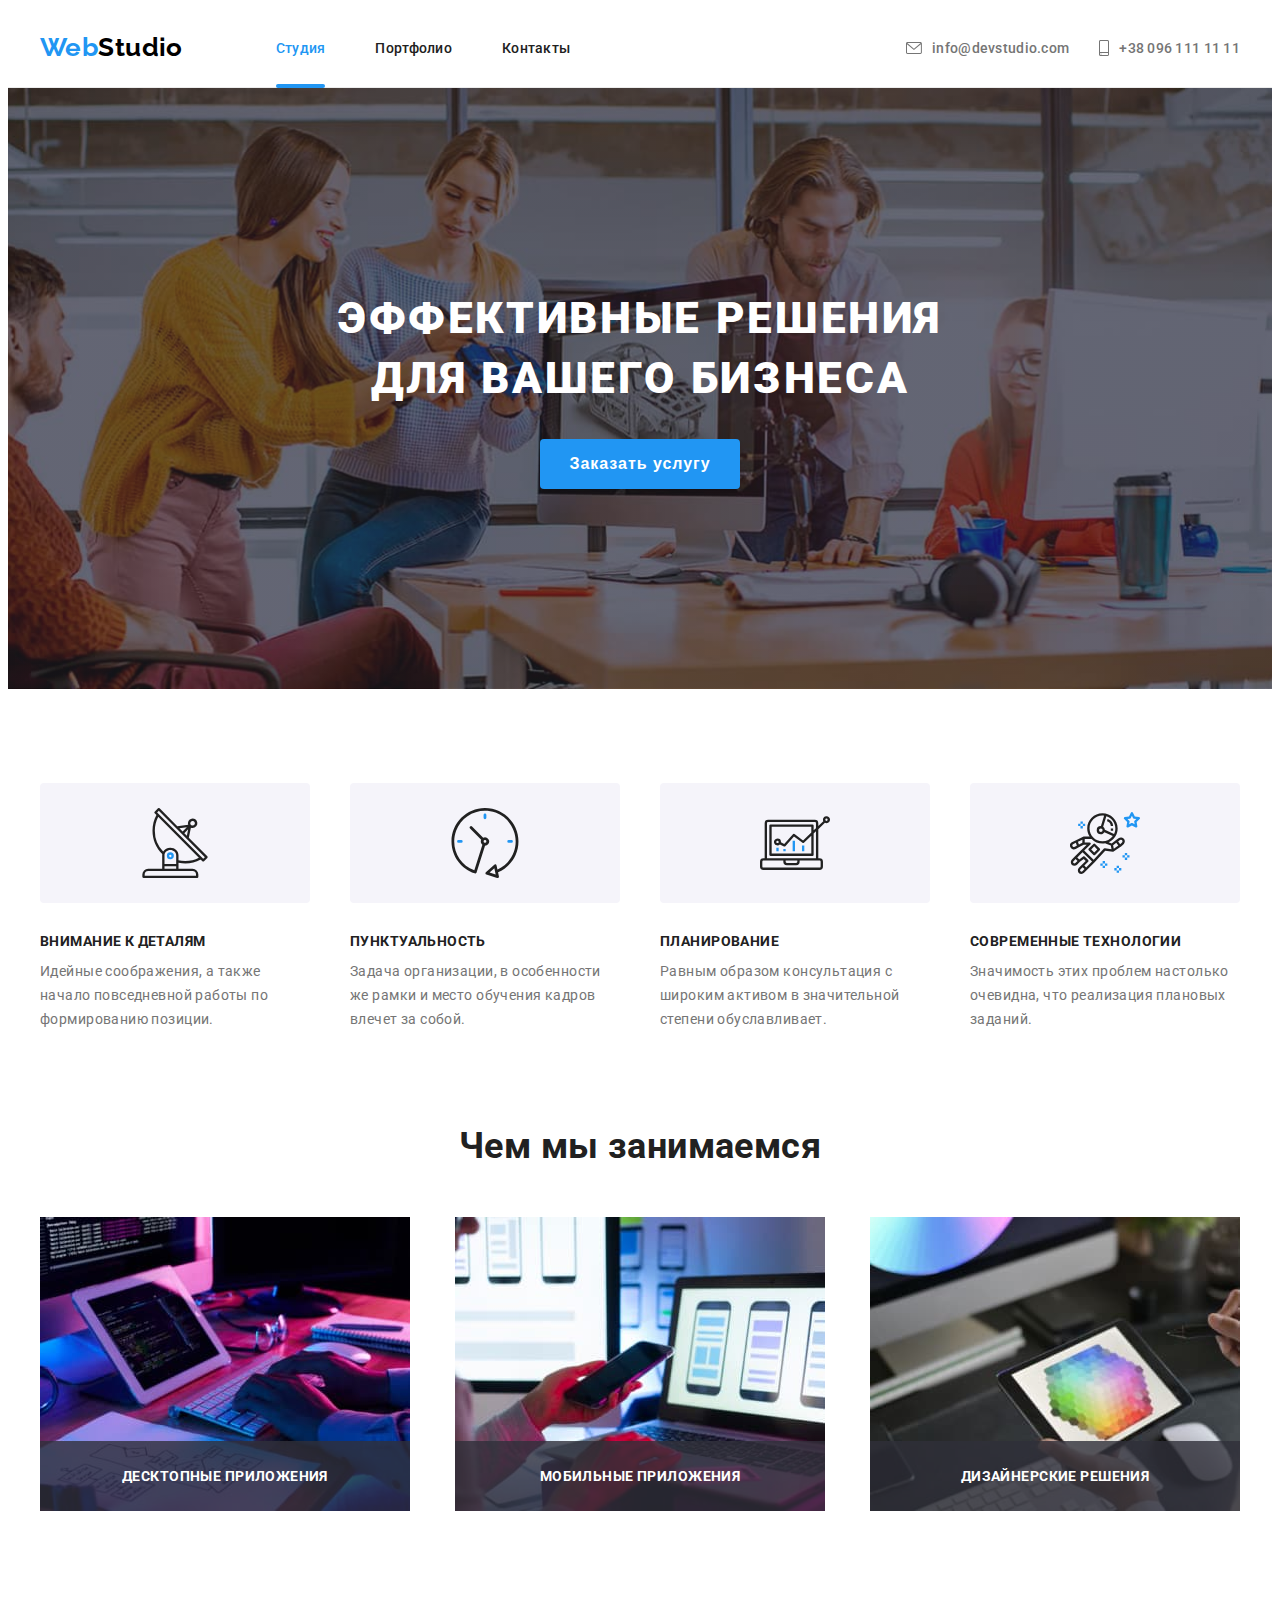
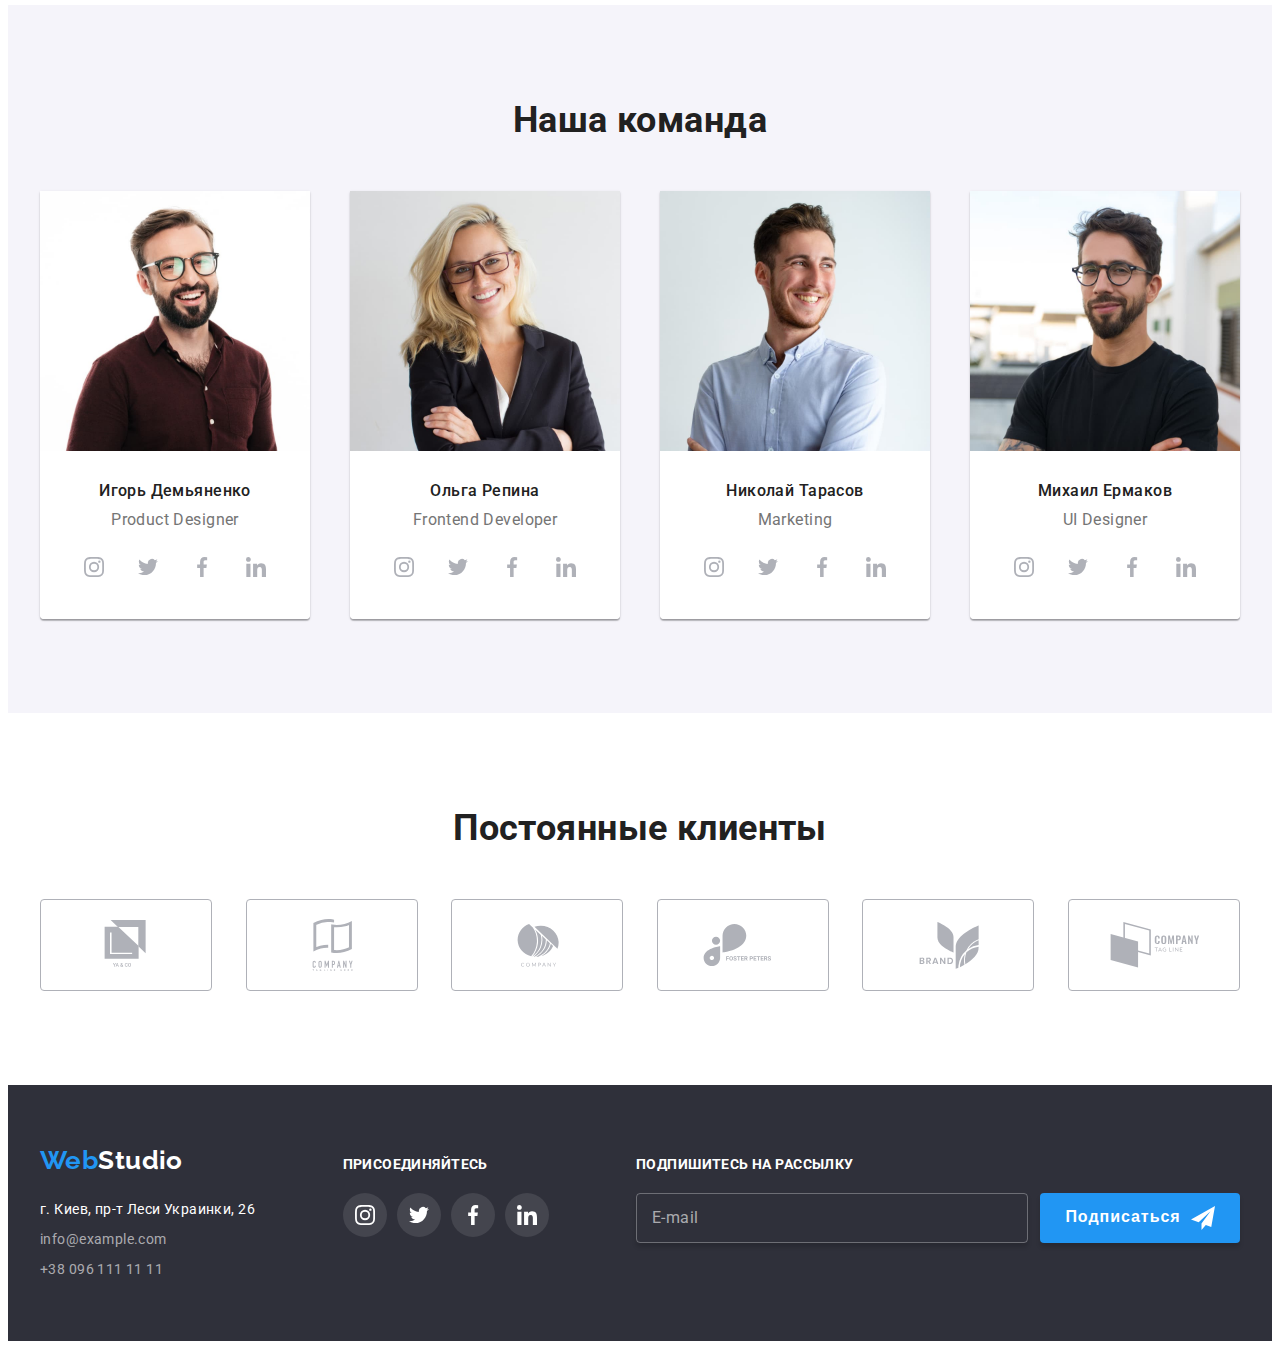
<file: index.html>
<!DOCTYPE html>
<html lang="ru">
  <head>
    <meta charset="UTF-8" />
    <meta name="viewport" content="width=device-width, initial-scale=1.0" />
    <title>Студия</title>

    <link rel="preconnect" href="https://fonts.gstatic.com" />
    <link
      href="https://fonts.googleapis.com/css2?family=Raleway:wght@700&family=Roboto:wght@400;500;700;900&display=swap"
      rel="stylesheet"
    />

    <link
      rel="stylesheet"
      href="https://cdnjs.cloudflare.com/ajax/libs/modern-normalize/1.0.0/modern-normalize.min.css"
      integrity="sha512-ISS7cAi1PEhQ8jnbJpJZMd29NlhNj4AWYyLOSp2CE/CsHxTCu+r+t0D2yoJudVrd0/8fTVPUVDzY5Tvli75u/g=="
      crossorigin="anonymous"
    />

    <link rel="stylesheet" href="./css/main.min.css" />
  </head>
  <body>
    <!-- header -->
    <header class="page-header">
      <div class="container page-header__container">
        <a class="logo page-header__logo" href="./index.html">
          Web<span class="page-header__subtext">Studio</span>
        </a>
        <nav class="page-header__nav">
          <ul class="site-nav">
            <li class="site-nav__item">
              <a
                class="site-nav__link site-nav__link--current"
                href="./index.html"
              >
                Студия
              </a>
            </li>
            <li class="site-nav__item">
              <a class="site-nav__link" href="./portfolio.html"> Портфолио </a>
            </li>
            <li class="site-nav__item">
              <a class="site-nav__link" href="#contact">Контакты</a>
            </li>
          </ul>
        </nav>

        <ul class="contacts">
          <li class="contacts__item">
            <a class="contacts__link" href="mailto:info@devstudio.com">
              <svg class="contacts__icon" width="16" height="12">
                <use href="./images/icons/sprite.svg#envelope"></use>
              </svg>
              info@devstudio.com
            </a>
          </li>
          <li class="contacts__item">
            <a class="contacts__link" href="tel:+380961111111">
              <svg class="contacts__icon" width="10" height="16">
                <use href="./images/icons/sprite.svg#smartphone"></use>
              </svg>
              +38 096 111 11 11
            </a>
          </li>
        </ul>
      </div>
    </header>
    <!-- main content -->
    <main>
      <!-- Герой -->
      <section class="hero">
        <div class="container">
          <h1 class="hero__title">
            Эффективные решения<br />для вашего бизнеса
          </h1>
          <button class="button" type="button" data-modal-open>
            Заказать услугу
          </button>
        </div>
      </section>

      <!-- Преимущества advantages-->
      <section class="section">
        <div class="container">
          <h2 class="visually-hidden">Наши преимущества</h2>
          <ul class="advantages">
            <li class="advantages__item">
              <div class="advantages__img">
                <svg class="advantages__icon">
                  <use href="./images/icons/sprite.svg#antenna"></use>
                </svg>
              </div>
              <h3 class="advantages__title">Внимание к деталям</h3>
              <p class="advantages__text">
                Идейные соображения, а также начало повседневной работы по
                формированию позиции.
              </p>
            </li>
            <li class="advantages__item">
              <div class="advantages__img">
                <svg class="advantages__icon">
                  <use href="./images/icons/sprite.svg#clock"></use>
                </svg>
              </div>
              <h3 class="advantages__title">Пунктуальность</h3>
              <p class="advantages__text">
                Задача организации, в особенности же рамки и место обучения
                кадров влечет за собой.
              </p>
            </li>
            <li class="advantages__item">
              <div class="advantages__img">
                <svg class="advantages__icon">
                  <use href="./images/icons/sprite.svg#diagram"></use>
                </svg>
              </div>
              <h3 class="advantages__title">Планирование</h3>
              <p class="advantages__text">
                Равным образом консультация с широким активом в значительной
                степени обуславливает.
              </p>
            </li>
            <li class="advantages__item">
              <div class="advantages__img">
                <svg class="advantages__icon">
                  <use href="./images/icons/sprite.svg#astronaut"></use>
                </svg>
              </div>
              <h3 class="advantages__title">Современные технологии</h3>
              <p class="advantages__text">
                Значимость этих проблем настолько очевидна, что реализация
                плановых заданий.
              </p>
            </li>
          </ul>
        </div>
      </section>

      <!-- Чем мы занимаемся -->
      <section class="section work__section">
        <div class="container">
          <h2 class="section__title">Чем мы занимаемся</h2>
          <ul class="works">
            <li>
              <div class="thumb">
                <img
                  src="./images/work/box-1.jpg"
                  alt="Программирование"
                  width="370"
                />
                <h3 class="works__title">Десктопные приложения</h3>
              </div>
            </li>
            <li>
              <div class="thumb">
                <img
                  src="./images/work/box-2.jpg"
                  alt="Мобильные приложения"
                  width="370"
                />
                <h3 class="works__title">Мобильные приложения</h3>
              </div>
            </li>
            <li>
              <div class="thumb">
                <img src="./images/work/box-3.jpg" alt="Дизайн" width="370" />
                <h3 class="works__title">Дизайнерские решения</h3>
              </div>
            </li>
          </ul>
        </div>
      </section>

      <!-- Наша команда -->
      <section class="section team__section">
        <div class="container">
          <h2 class="section__title">Наша команда</h2>
          <ul class="members">
            <li class="members__item">
              <img
                src="./images/team/member-1.jpg"
                alt="Игорь Демьяненко"
                width="270"
              />
              <div class="members__content">
                <h3 class="members__name">Игорь Демьяненко</h3>
                <p class="members__profession" lang="en">Product Designer</p>
                <ul class="social-networks">
                  <li class="social-networks__item">
                    <a
                      class="social-networks__link social-networks__link--personal"
                      href="#"
                    >
                      <svg class="social-networks__icon">
                        <use href="./images/icons/sprite.svg#instagram"></use>
                      </svg>
                    </a>
                  </li>
                  <li class="social-networks__item">
                    <a
                      class="social-networks__link social-networks__link--personal"
                      href="#"
                    >
                      <svg class="social-networks__icon">
                        <use href="./images/icons/sprite.svg#twitter"></use>
                      </svg>
                    </a>
                  </li>
                  <li class="social-networks__item">
                    <a
                      class="social-networks__link social-networks__link--personal"
                      href="#"
                    >
                      <svg class="social-networks__icon">
                        <use href="./images/icons/sprite.svg#facebook"></use>
                      </svg>
                    </a>
                  </li>
                  <li class="social-networks__item">
                    <a
                      class="social-networks__link social-networks__link--personal"
                      href="#"
                    >
                      <svg class="social-networks__icon">
                        <use href="./images/icons/sprite.svg#linkedin"></use>
                      </svg>
                    </a>
                  </li>
                </ul>
              </div>
            </li>
            <li class="members__item">
              <img
                src="./images/team/member-2.jpg"
                alt="Ольга Репина"
                width="270"
              />
              <div class="members__content">
                <h3 class="members__name">Ольга Репина</h3>
                <p class="members__profession" lang="en">Frontend Developer</p>
                <ul class="social-networks">
                  <li class="social-networks__item">
                    <a
                      class="social-networks__link social-networks__link--personal"
                      href="#"
                    >
                      <svg class="social-networks__icon">
                        <use href="./images/icons/sprite.svg#instagram"></use>
                      </svg>
                    </a>
                  </li>
                  <li class="social-networks__item">
                    <a
                      class="social-networks__link social-networks__link--personal"
                      href="#"
                    >
                      <svg class="social-networks__icon">
                        <use href="./images/icons/sprite.svg#twitter"></use>
                      </svg>
                    </a>
                  </li>
                  <li class="social-networks__item">
                    <a
                      class="social-networks__link social-networks__link--personal"
                      href="#"
                    >
                      <svg class="social-networks__icon">
                        <use href="./images/icons/sprite.svg#facebook"></use>
                      </svg>
                    </a>
                  </li>
                  <li class="social-networks__item">
                    <a
                      class="social-networks__link social-networks__link--personal"
                      href="#"
                    >
                      <svg class="social-networks__icon">
                        <use href="./images/icons/sprite.svg#linkedin"></use>
                      </svg>
                    </a>
                  </li>
                </ul>
              </div>
            </li>
            <li class="members__item">
              <img
                src="./images/team/member-3.jpg"
                alt="Николай Тарасов"
                width="270"
              />
              <div class="members__content">
                <h3 class="members__name">Николай Тарасов</h3>
                <p class="members__profession" lang="en">Marketing</p>
                <ul class="social-networks">
                  <li class="social-networks__item">
                    <a
                      class="social-networks__link social-networks__link--personal"
                      href="#"
                    >
                      <svg class="social-networks__icon">
                        <use href="./images/icons/sprite.svg#instagram"></use>
                      </svg>
                    </a>
                  </li>
                  <li class="social-networks__item">
                    <a
                      class="social-networks__link social-networks__link--personal"
                      href="#"
                    >
                      <svg class="social-networks__icon">
                        <use href="./images/icons/sprite.svg#twitter"></use>
                      </svg>
                    </a>
                  </li>
                  <li class="social-networks__item">
                    <a
                      class="social-networks__link social-networks__link--personal"
                      href="#"
                    >
                      <svg class="social-networks__icon">
                        <use href="./images/icons/sprite.svg#facebook"></use>
                      </svg>
                    </a>
                  </li>
                  <li class="social-networks__item">
                    <a
                      class="social-networks__link social-networks__link--personal"
                      href="#"
                    >
                      <svg class="social-networks__icon">
                        <use href="./images/icons/sprite.svg#linkedin"></use>
                      </svg>
                    </a>
                  </li>
                </ul>
              </div>
            </li>
            <li class="members__item">
              <img
                src="./images/team/member-4.jpg"
                alt="Михаил Ермаков"
                width="270"
              />
              <div class="members__content">
                <h3 class="members__name">Михаил Ермаков</h3>
                <p class="members__profession" lang="en">UI Designer</p>
                <ul class="social-networks">
                  <li class="social-networks__item">
                    <a
                      class="social-networks__link social-networks__link--personal"
                      href="#"
                    >
                      <svg class="social-networks__icon">
                        <use href="./images/icons/sprite.svg#instagram"></use>
                      </svg>
                    </a>
                  </li>
                  <li class="social-networks__item">
                    <a
                      class="social-networks__link social-networks__link--personal"
                      href="#"
                    >
                      <svg class="social-networks__icon">
                        <use href="./images/icons/sprite.svg#twitter"></use>
                      </svg>
                    </a>
                  </li>
                  <li class="social-networks__item">
                    <a
                      class="social-networks__link social-networks__link--personal"
                      href="#"
                    >
                      <svg class="social-networks__icon">
                        <use href="./images/icons/sprite.svg#facebook"></use>
                      </svg>
                    </a>
                  </li>
                  <li class="social-networks__item">
                    <a
                      class="social-networks__link social-networks__link--personal"
                      href="#"
                    >
                      <svg class="social-networks__icon">
                        <use href="./images/icons/sprite.svg#linkedin"></use>
                      </svg>
                    </a>
                  </li>
                </ul>
              </div>
            </li>
          </ul>
        </div>
      </section>

      <!-- Постоянные клиенты -->
      <section class="section">
        <div class="container">
          <h2 class="section__title">Постоянные клиенты</h2>
          <ul class="clients">
            <li class="clients__item">
              <a class="clients__link" href="#">
                <svg class="clients__icon">
                  <use href="./images/icons/sprite.svg#client-1"></use>
                </svg>
              </a>
            </li>
            <li class="clients__item">
              <a class="clients__link" href="#">
                <svg class="clients__icon">
                  <use href="./images/icons/sprite.svg#client-2"></use>
                </svg>
              </a>
            </li>
            <li class="clients__item">
              <a class="clients__link" href="#">
                <svg class="clients__icon">
                  <use href="./images/icons/sprite.svg#client-3"></use>
                </svg>
              </a>
            </li>
            <li class="clients__item">
              <a class="clients__link" href="#">
                <svg class="clients__icon">
                  <use href="./images/icons/sprite.svg#client-4"></use>
                </svg>
              </a>
            </li>
            <li class="clients__item">
              <a class="clients__link" href="#">
                <svg class="clients__icon">
                  <use href="./images/icons/sprite.svg#client-5"></use>
                </svg>
              </a>
            </li>
            <li class="clients__item">
              <a class="clients__link" href="#">
                <svg class="clients__icon">
                  <use href="./images/icons/sprite.svg#client-6"></use>
                </svg>
              </a>
            </li>
          </ul>
        </div>
      </section>
    </main>

    <!-- footer -->
    <footer class="page-footer">
      <div class="container footer__container">
        <div class="footer__logo-address" id="contact">
          <a class="logo footer__logo" href="./index.html">
            Web<span class="footer__subtext">Studio</span>
          </a>
          <address>
            <ul class="address">
              <li class="address__item">
                <a class="address__link address__link--white" href="#">
                  г. Киев, пр-т Леси Украинки, 26
                </a>
              </li>
              <li class="address__item">
                <a class="address__link" href="mailto:info@devstudio.com">
                  info@example.com
                </a>
              </li>
              <li class="address__item">
                <a class="address__link" href="tel:+380961111111"
                  >+38 096 111 11 11</a
                >
              </li>
            </ul>
          </address>
        </div>

        <div class="connect">
          <p class="page-footer__title">Присоединяйтесь</p>
          <ul class="social-networks">
            <li class="social-networks__item">
              <a
                class="social-networks__link social-networks__link--company"
                href="#"
              >
                <svg class="social-networks__icon">
                  <use href="./images/icons/sprite.svg#instagram"></use>
                </svg>
              </a>
            </li>
            <li class="social-networks__item">
              <a
                class="social-networks__link social-networks__link--company"
                href="#"
              >
                <svg class="social-networks__icon">
                  <use href="./images/icons/sprite.svg#twitter"></use>
                </svg>
              </a>
            </li>
            <li class="social-networks__item">
              <a
                class="social-networks__link social-networks__link--company"
                href="#"
              >
                <svg class="social-networks__icon">
                  <use href="./images/icons/sprite.svg#facebook"></use>
                </svg>
              </a>
            </li>
            <li class="social-networks__item">
              <a
                class="social-networks__link social-networks__link--company"
                href="#"
              >
                <svg class="social-networks__icon">
                  <use href="./images/icons/sprite.svg#linkedin"></use>
                </svg>
              </a>
            </li>
          </ul>
        </div>

        <div class="subscribe">
          <form class="form-subscribe">
            <p class="page-footer__title">Подпишитесь на рассылку</p>
            <div class="form-subscribe__content">
              <label class="form-subscribe__field">
                <input
                  class="form-subscribe__input"
                  type="text"
                  placeholder=" "
                />
                <span class="form-subscribe__label"> E-mail</span>
              </label>
              <button class="button" type="submit">
                Подписаться
                <svg class="form-subscribe__icon" width="24" height="24">
                  <use href="./images/icons/sprite.svg#icon-send"></use>
                </svg>
              </button>
            </div>
          </form>
        </div>
      </div>
    </footer>

    <!-- modals  -->
    <div class="backdrop backdrop--is-hidden" data-modal>
      <div class="modal">
        <form class="form-recall">
          <button class="form-recall__close-btn" type="button" data-modal-close>
            <svg class="form-recall__close-icon" width="11" height="11">
              <use href="./images/icons/sprite.svg#close"></use>
            </svg>
          </button>
          <p class="form-recall__title">
            Оставьте свои данные, мы вам перезвоним
          </p>

          <label class="form-recall__field">
            <span class="form-recall__label">Имя</span>
            <input
              class="form-recall__input"
              type="text"
              name="name"
              placeholder=" "
              autocomplete="off"
            />
            <svg class="form-recall__icon" width="20" height="20">
              <use href="./images/icons/sprite.svg#form-person"></use>
            </svg>
          </label>
          <label class="form-recall__field">
            <span class="form-recall__label">Телефон</span>
            <input
              class="form-recall__input"
              type="tel"
              name="phone"
              placeholder=" "
              autocomplete="off"
            />
            <svg class="form-recall__icon" width="20" height="20">
              <use href="./images/icons/sprite.svg#form-phone"></use>
            </svg>
          </label>
          <label class="form-recall__field">
            <span class="form-recall__label">Почта</span>
            <input
              class="form-recall__input"
              type="email"
              name="mail"
              placeholder=" "
              autocomplete="off"
            />
            <svg class="form-recall__icon" width="20" height="20">
              <use href="./images/icons/sprite.svg#form-mail"></use>
            </svg>
          </label>

          <label class="form-recall__field form-recall__field--textarea">
            <span class="form-recall__label">Комментарий</span>
            <textarea
              class="form-recall__textarea"
              name="comment"
              placeholder="Введите текст"
              rows="6"
            ></textarea>
          </label>

          <label class="form-recall__field-checkbox">
            <input
              class="form-recall__input-checkbox visually-hidden"
              type="checkbox"
              name="agree"
            />
            <span class="form-recall__label-checkbox">
              Соглашаюсь с рассылкой и принимаю
              <a class="form-recall__aggree" href="#">Условия договора</a>
            </span>
          </label>

          <button class="button" type="submit">Отправить</button>
        </form>
      </div>
    </div>

    <script src="./js/modal.js"></script>
  </body>
</html>
</file>
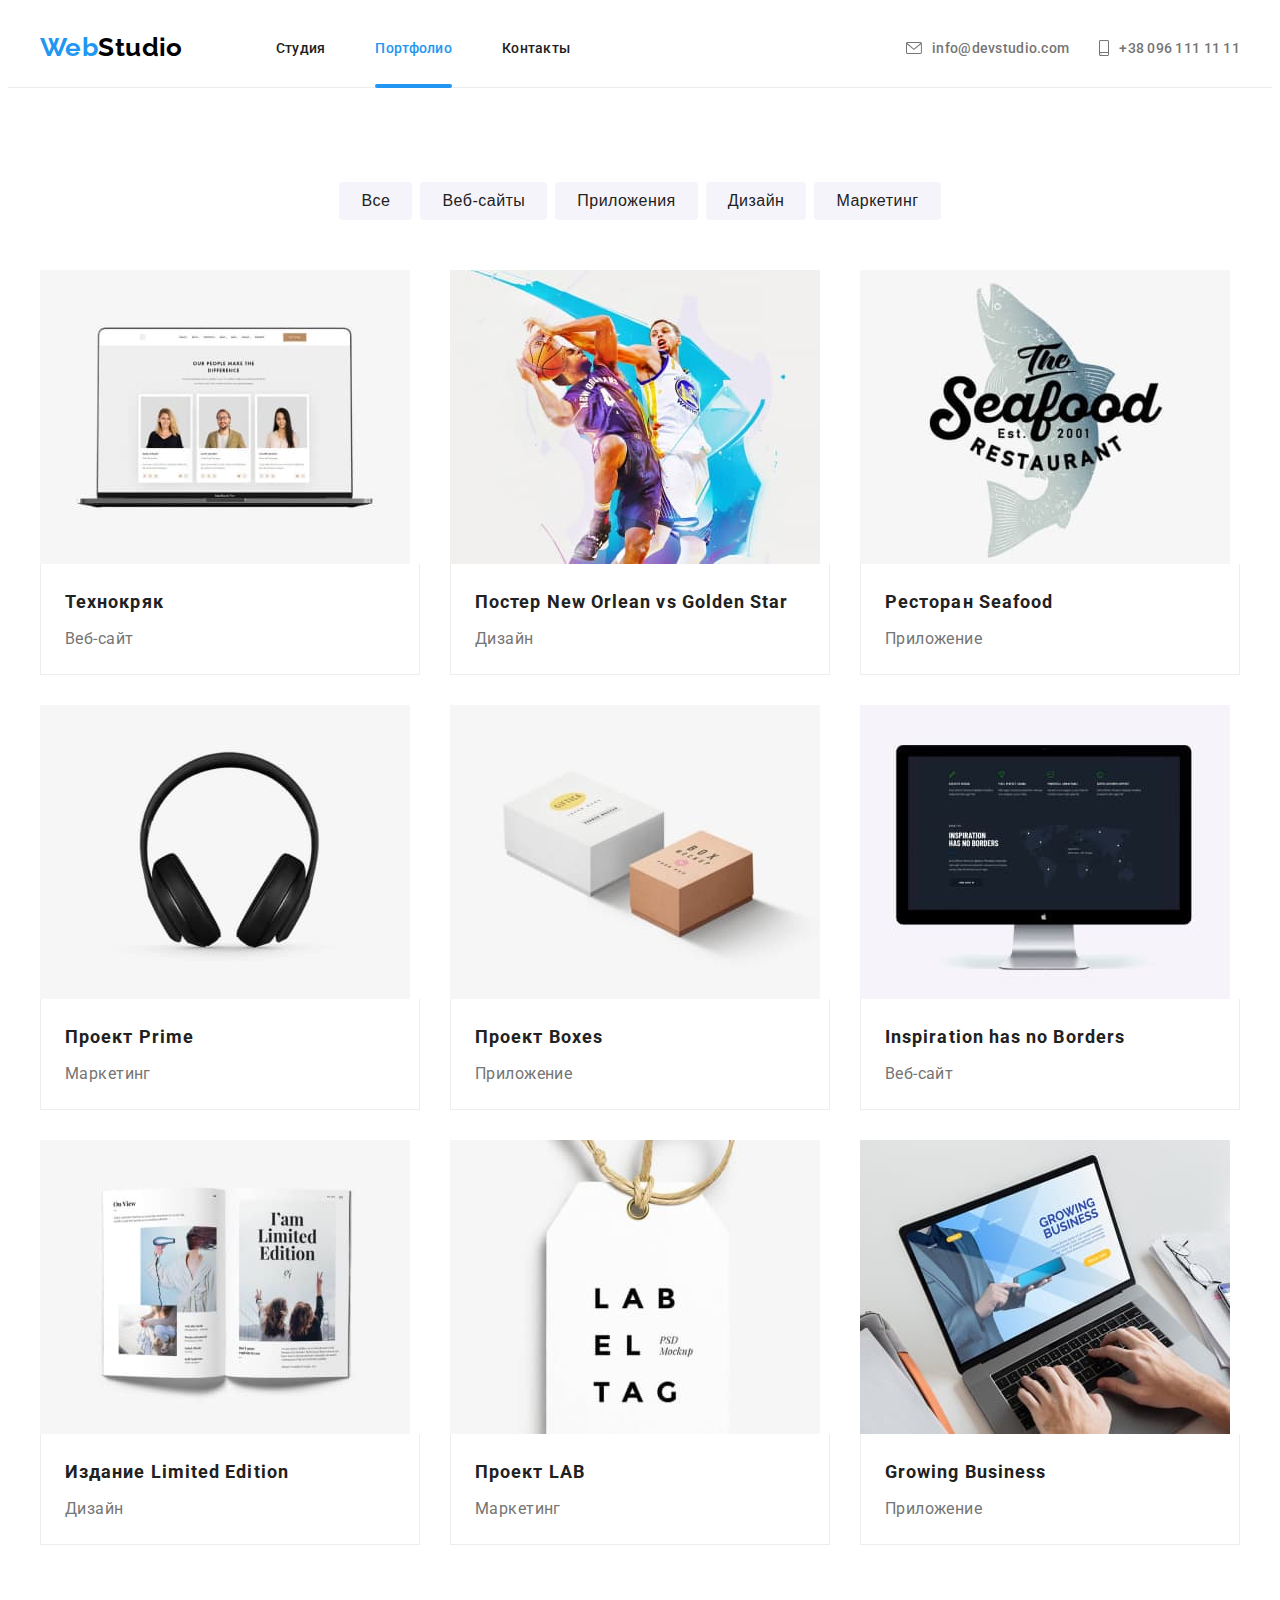
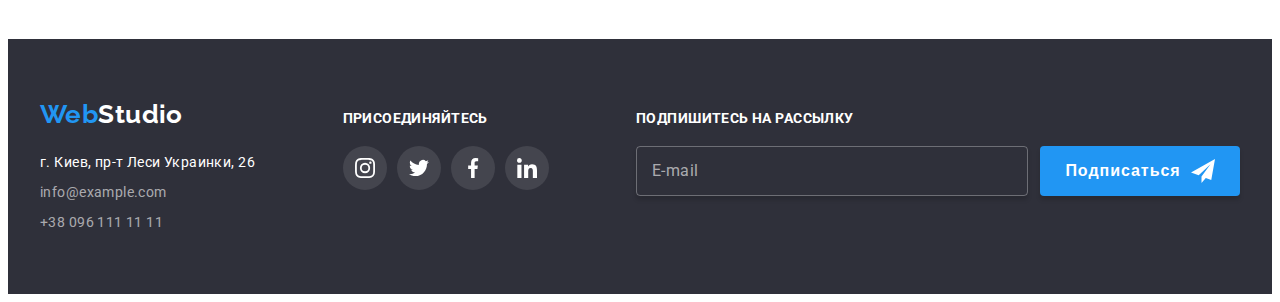
<file: portfolio.html>
<!DOCTYPE html>
<html lang="ru">
  <head>
    <meta charset="UTF-8" />
    <meta name="viewport" content="width=device-width, initial-scale=1.0" />
    <title>Портфолио</title>
    <link rel="preconnect" href="https://fonts.gstatic.com" />
    <link
      href="https://fonts.googleapis.com/css2?family=Raleway:wght@700&family=Roboto:wght@400;500;700;900&display=swap"
      rel="stylesheet"
    />
    <link
      rel="stylesheet"
      href="https://cdnjs.cloudflare.com/ajax/libs/modern-normalize/1.0.0/modern-normalize.min.css"
      integrity="sha512-ISS7cAi1PEhQ8jnbJpJZMd29NlhNj4AWYyLOSp2CE/CsHxTCu+r+t0D2yoJudVrd0/8fTVPUVDzY5Tvli75u/g=="
      crossorigin="anonymous"
    />
    <link rel="stylesheet" href="./css/main.min.css" />
  </head>
  <body>
    <!-- header -->
    <header class="page-header">
      <div class="container page-header__container">
        <a class="logo page-header__logo" href="./index.html">
          Web<span class="page-header__subtext">Studio</span>
        </a>
        <nav class="page-header__nav">
          <ul class="site-nav">
            <li class="site-nav__item">
              <a class="site-nav__link" href="./index.html"> Студия </a>
            </li>
            <li class="site-nav__item">
              <a
                class="site-nav__link site-nav__link--current"
                href="./portfolio.html"
              >
                Портфолио
              </a>
            </li>
            <li class="site-nav__item">
              <a class="site-nav__link" href="#contact">Контакты</a>
            </li>
          </ul>
        </nav>

        <ul class="contacts">
          <li class="contacts__item">
            <a class="contacts__link" href="mailto:info@devstudio.com">
              <svg class="contacts__icon" width="16" height="12">
                <use href="./images/icons/sprite.svg#envelope"></use>
              </svg>
              info@devstudio.com
            </a>
          </li>
          <li class="contacts__item">
            <a class="contacts__link" href="tel:+380961111111">
              <svg class="contacts__icon" width="10" height="16">
                <use href="./images/icons/sprite.svg#smartphone"></use>
              </svg>
              +38 096 111 11 11
            </a>
          </li>
        </ul>
      </div>
    </header>

    <!-- main content -->
    <main>
      <section class="section">
        <div class="container">
          <h1 class="visually-hidden">Портфолио</h1>
          <ul class="project-kind">
            <li class="project-kind__item">
              <button class="project-kind__button" type="button">Все</button>
            </li>
            <li class="project-kind__item">
              <button class="project-kind__button" type="button">
                Веб-сайты
              </button>
            </li>
            <li class="project-kind__item">
              <button class="project-kind__button" type="button">
                Приложения
              </button>
            </li>
            <li class="project-kind__item">
              <button class="project-kind__button" type="button">Дизайн</button>
            </li>
            <li class="project-kind__item">
              <button class="project-kind__button" type="button">
                Маркетинг
              </button>
            </li>
          </ul>

          <ul class="project-example">
            <li class="project-example__item">
              <a href="#" class="project-example__link">
                <div class="thumb">
                  <img
                    src="./images/projects/project-1.jpg"
                    alt="Технокряк"
                    width="370"
                  />
                  <div class="project-example__overlay">
                    <p>
                      Технокряк это современная площадка распространения
                      коронавируса. Компании используют эту платформу для
                      цифрового шпионажа и атак на защищённые сервера
                      конкурентов.
                    </p>
                  </div>
                </div>
                <div class="project-example__content">
                  <h2 class="project-example__title">Технокряк</h2>
                  <p class="project-example__text">Веб-сайт</p>
                </div>
              </a>
            </li>
            <li class="project-example__item">
              <a href="#" class="project-example__link">
                <div class="thumb">
                  <img
                    src="./images/projects/project-2.jpg"
                    alt="Постер New Orlean vs Golden Star"
                    width="370"
                  />
                  <div class="project-example__overlay">
                    <p>
                      Технокряк это современная площадка распространения
                      коронавируса. Компании используют эту платформу для
                      цифрового шпионажа и атак на защищённые сервера
                      конкурентов.
                    </p>
                  </div>
                </div>
                <div class="project-example__content">
                  <h2 class="project-example__title">
                    Постер New Orlean vs Golden Star
                  </h2>
                  <p class="project-example__text">Дизайн</p>
                </div>
              </a>
            </li>
            <li class="project-example__item">
              <a href="#" class="project-example__link">
                <div class="thumb">
                  <img
                    src="./images/projects/project-3.jpg"
                    alt="Ресторан Seafood"
                    width="370"
                  />
                  <div class="project-example__overlay">
                    <p>
                      Технокряк это современная площадка распространения
                      коронавируса. Компании используют эту платформу для
                      цифрового шпионажа и атак на защищённые сервера
                      конкурентов.
                    </p>
                  </div>
                </div>
                <div class="project-example__content">
                  <h2 class="project-example__title">Ресторан Seafood</h2>
                  <p class="project-example__text">Приложение</p>
                </div>
              </a>
            </li>
            <li class="project-example__item">
              <a href="#" class="project-example__link">
                <div class="thumb">
                  <img
                    src="./images/projects/project-4.jpg"
                    alt="Проект Prime"
                    width="370"
                  />
                  <div class="project-example__overlay">
                    <p>
                      Технокряк это современная площадка распространения
                      коронавируса. Компании используют эту платформу для
                      цифрового шпионажа и атак на защищённые сервера
                      конкурентов.
                    </p>
                  </div>
                </div>
                <div class="project-example__content">
                  <h2 class="project-example__title">Проект Prime</h2>
                  <p class="project-example__text">Маркетинг</p>
                </div>
              </a>
            </li>
            <li class="project-example__item">
              <a href="#" class="project-example__link">
                <div class="thumb">
                  <img
                    src="./images/projects/project-5.jpg"
                    alt="Проект Boxes"
                    width="370"
                  />
                  <div class="project-example__overlay">
                    <p>
                      Технокряк это современная площадка распространения
                      коронавируса. Компании используют эту платформу для
                      цифрового шпионажа и атак на защищённые сервера
                      конкурентов.
                    </p>
                  </div>
                </div>
                <div class="project-example__content">
                  <h2 class="project-example__title">Проект Boxes</h2>
                  <p class="project-example__text">Приложение</p>
                </div>
              </a>
            </li>
            <li class="project-example__item">
              <a href="#" class="project-example__link">
                <div class="thumb">
                  <img
                    src="./images/projects/project-6.jpg"
                    alt="Inspiration has no Borders"
                    width="370"
                  />
                  <div class="project-example__overlay">
                    <p>
                      Технокряк это современная площадка распространения
                      коронавируса. Компании используют эту платформу для
                      цифрового шпионажа и атак на защищённые сервера
                      конкурентов.
                    </p>
                  </div>
                </div>
                <div class="project-example__content">
                  <h2 class="project-example__title">
                    Inspiration has no Borders
                  </h2>
                  <p class="project-example__text">Веб-сайт</p>
                </div>
              </a>
            </li>
            <li class="project-example__item">
              <a href="#" class="project-example__link">
                <div class="thumb">
                  <img
                    src="./images/projects/project-7.jpg"
                    alt="Издание Limited Edition"
                    width="370"
                  />
                  <div class="project-example__overlay">
                    <p>
                      Технокряк это современная площадка распространения
                      коронавируса. Компании используют эту платформу для
                      цифрового шпионажа и атак на защищённые сервера
                      конкурентов.
                    </p>
                  </div>
                </div>
                <div class="project-example__content">
                  <h2 class="project-example__title">
                    Издание Limited Edition
                  </h2>
                  <p class="project-example__text">Дизайн</p>
                </div>
              </a>
            </li>
            <li class="project-example__item">
              <a href="#" class="project-example__link">
                <div class="thumb">
                  <img
                    src="./images/projects/project-8.jpg"
                    alt="Проект LAB"
                    width="370"
                  />
                  <div class="project-example__overlay">
                    <p>
                      Технокряк это современная площадка распространения
                      коронавируса. Компании используют эту платформу для
                      цифрового шпионажа и атак на защищённые сервера
                      конкурентов.
                    </p>
                  </div>
                </div>
                <div class="project-example__content">
                  <h2 class="project-example__title">Проект LAB</h2>
                  <p class="project-example__text">Маркетинг</p>
                </div>
              </a>
            </li>
            <li class="project-example__item">
              <a href="#" class="project-example__link">
                <div class="thumb">
                  <img
                    src="./images/projects/project-9.jpg"
                    alt="Growing Business"
                    width="370"
                  />
                  <div class="project-example__overlay">
                    <p>
                      Технокряк это современная площадка распространения
                      коронавируса. Компании используют эту платформу для
                      цифрового шпионажа и атак на защищённые сервера
                      конкурентов.
                    </p>
                  </div>
                </div>
                <div class="project-example__content">
                  <h2 class="project-example__title">Growing Business</h2>
                  <p class="project-example__text">Приложение</p>
                </div>
              </a>
            </li>
          </ul>
        </div>
      </section>
    </main>

    <!-- footer -->
    <footer class="page-footer">
      <div class="container footer__container">
        <div class="footer__logo-address" id="contact">
          <a class="logo footer__logo" href="./index.html">
            Web<span class="footer__subtext">Studio</span>
          </a>
          <address>
            <ul class="address">
              <li class="address__item">
                <a class="address__link address__link--white" href="#">
                  г. Киев, пр-т Леси Украинки, 26
                </a>
              </li>
              <li class="address__item">
                <a class="address__link" href="mailto:info@devstudio.com">
                  info@example.com
                </a>
              </li>
              <li class="address__item">
                <a class="address__link" href="tel:+380961111111"
                  >+38 096 111 11 11</a
                >
              </li>
            </ul>
          </address>
        </div>

        <div class="connect">
          <p class="page-footer__title">Присоединяйтесь</p>
          <ul class="social-networks">
            <li class="social-networks__item">
              <a
                class="social-networks__link social-networks__link--company"
                href="#"
              >
                <svg class="social-networks__icon">
                  <use href="./images/icons/sprite.svg#instagram"></use>
                </svg>
              </a>
            </li>
            <li class="social-networks__item">
              <a
                class="social-networks__link social-networks__link--company"
                href="#"
              >
                <svg class="social-networks__icon">
                  <use href="./images/icons/sprite.svg#twitter"></use>
                </svg>
              </a>
            </li>
            <li class="social-networks__item">
              <a
                class="social-networks__link social-networks__link--company"
                href="#"
              >
                <svg class="social-networks__icon">
                  <use href="./images/icons/sprite.svg#facebook"></use>
                </svg>
              </a>
            </li>
            <li class="social-networks__item">
              <a
                class="social-networks__link social-networks__link--company"
                href="#"
              >
                <svg class="social-networks__icon">
                  <use href="./images/icons/sprite.svg#linkedin"></use>
                </svg>
              </a>
            </li>
          </ul>
        </div>

        <div class="subscribe">
          <form class="form-subscribe">
            <p class="page-footer__title">Подпишитесь на рассылку</p>
            <div class="form-subscribe__content">
              <label class="form-subscribe__field">
                <input
                  class="form-subscribe__input"
                  type="text"
                  placeholder=" "
                />
                <span class="form-subscribe__label"> E-mail</span>
              </label>
              <button class="button" type="submit">
                Подписаться
                <svg class="form-subscribe__icon" width="24" height="24">
                  <use href="./images/icons/sprite.svg#icon-send"></use>
                </svg>
              </button>
            </div>
          </form>
        </div>
      </div>
    </footer>
  </body>
</html>
</file>
<file: css/main.min.css>
.site-nav,.contacts,.advantages,.works,.members,.social-networks,.clients,.address,.project-kind,.project-example{list-style:none;margin:0;padding:0}.logo,.social-networks__link,.site-nav__link,.contacts__link,.clients__link,.address__link,.project-example__link{text-decoration:none;color:inherit}.section{padding-top:94px;padding-bottom:94px}.section__title{margin-bottom:50px;color:#212121;font-weight:bold;font-size:36px;line-height:1.17;text-align:center}.container{width:1200px;margin:0 auto;padding:0 15px}.logo{color:#2196f3;font-family:'Raleway', sans-serif;font-weight:bold;font-size:26px;line-height:1.2}.button{display:-webkit-box;display:-ms-flexbox;display:flex;width:200px;height:50px;margin-left:auto;margin-right:auto;padding:0;-webkit-box-align:center;-ms-flex-align:center;align-items:center;-webkit-box-pack:center;-ms-flex-pack:center;justify-content:center;background-color:#2196f3;color:#fff;border:none;cursor:pointer;font-weight:bold;font-size:16px;line-height:1.88;letter-spacing:0.06em;-webkit-box-shadow:0px 4px 4px rgba(0,0,0,0.15);box-shadow:0px 4px 4px rgba(0,0,0,0.15);border-radius:4px;-webkit-transition:background-color 250ms cubic-bezier(0.4, 0, 0.2, 1);transition:background-color 250ms cubic-bezier(0.4, 0, 0.2, 1)}.button:hover,.button:focus{background-color:#188ce8}.social-networks__link{display:-webkit-box;display:-ms-flexbox;display:flex;-webkit-box-pack:center;-ms-flex-pack:center;justify-content:center;-webkit-box-align:center;-ms-flex-align:center;align-items:center;height:44px;width:44px;border-radius:50%}.visually-hidden{position:absolute;width:1px;height:1px;margin:-1px;border:0;padding:0;white-space:nowrap;-webkit-clip-path:inset(100%);clip-path:inset(100%);clip:rect(0 0 0 0);overflow:hidden}.thumb{position:relative;overflow:hidden}.backdrop{position:fixed;top:0;left:0;width:100%;height:100%;background-color:rgba(0,0,0,0.2);opacity:1;visibility:visible;-webkit-transition:opacity 250ms cubic-bezier(0.4, 0, 0.2, 1),visibility 250ms cubic-bezier(0.4, 0, 0.2, 1);transition:opacity 250ms cubic-bezier(0.4, 0, 0.2, 1),visibility 250ms cubic-bezier(0.4, 0, 0.2, 1)}.backdrop--is-hidden{opacity:0;pointer-events:none;visibility:hidden}.backdrop--is-hidden .modal{-webkit-transform:translate(-50%, -50%) scale(0.7);transform:translate(-50%, -50%) scale(0.7)}body{background-color:#fff;color:#757575;font-family:'Roboto', sans-serif;letter-spacing:0.03em;font-size:14px;font-weight:400;line-height:1.72}h1,h2,h3,h4,h5,h6,p{margin-top:0;margin-bottom:0}img{display:block;max-width:100%}.page-header{border-bottom:1px solid #ececec}.page-header__container{display:-webkit-box;display:-ms-flexbox;display:flex;-webkit-box-align:center;-ms-flex-align:center;align-items:center}.page-header__logo{margin-right:93px;padding-top:24px;padding-bottom:24px}.page-header__subtext{color:#000}.site-nav{display:-webkit-box;display:-ms-flexbox;display:flex;color:#212121;font-weight:500;line-height:1.15;letter-spacing:0.02em}.site-nav__item:not(:last-child){margin-right:50px}.site-nav__link{display:-webkit-box;display:-ms-flexbox;display:flex;position:relative;padding-top:32px;padding-bottom:31px;-webkit-box-align:center;-ms-flex-align:center;align-items:center;-webkit-transition:color 250ms cubic-bezier(0.4, 0, 0.2, 1);transition:color 250ms cubic-bezier(0.4, 0, 0.2, 1)}.site-nav__link:hover,.site-nav__link:focus{color:#2196f3}.site-nav__link--current{color:#2196f3}.site-nav__link--current::after{display:block;content:'';position:absolute;bottom:-1px;width:100%;height:4px;border-radius:2px;background-color:#2196f3}.contacts{display:-webkit-box;display:-ms-flexbox;display:flex;-webkit-box-align:center;-ms-flex-align:center;align-items:center;margin-left:auto;color:#757575;font-weight:500;line-height:1.15;letter-spacing:0.02em}.contacts__item:not(:last-child){margin-right:30px}.contacts__icon{margin-right:10px;fill:currentColor}.contacts__link{display:-webkit-box;display:-ms-flexbox;display:flex;-webkit-box-align:center;-ms-flex-align:center;align-items:center;padding-top:32px;padding-bottom:31px;-webkit-transition:color 250ms cubic-bezier(0.4, 0, 0.2, 1);transition:color 250ms cubic-bezier(0.4, 0, 0.2, 1)}.contacts__link:hover,.contacts__link:focus{color:#2196f3}.hero{padding-top:200px;padding-bottom:200px;max-width:1600px;margin-left:auto;margin-right:auto;background-image:-webkit-gradient(linear, left top, right top, from(rgba(47,48,58,0.4)), to(rgba(47,48,58,0.4))),url("../images/background/hero-img.jpg");background-image:linear-gradient(to right, rgba(47,48,58,0.4), rgba(47,48,58,0.4)),url("../images/background/hero-img.jpg");background-color:#c4c4c4;background-size:cover;background-position:center}.hero__title{margin-bottom:30px;color:#fff;font-weight:900;font-size:44px;line-height:1.37;text-align:center;letter-spacing:0.06em;text-transform:uppercase}.advantages{display:-webkit-box;display:-ms-flexbox;display:flex;-webkit-box-pack:justify;-ms-flex-pack:justify;justify-content:space-between}.advantages__item{width:270px}.advantages__title{margin-bottom:10px;color:#212121;font-weight:bold;font-size:14px;line-height:1.15;text-transform:uppercase}.advantages__img{display:-webkit-box;display:-ms-flexbox;display:flex;-webkit-box-pack:center;-ms-flex-pack:center;justify-content:center;-webkit-box-align:center;-ms-flex-align:center;align-items:center;margin-bottom:30px;width:270px;height:120px;border-radius:4px;background-color:#f5f4fa}.advantages__icon{width:70px;height:70px}.work__section{padding-top:0}.works{display:-webkit-box;display:-ms-flexbox;display:flex;-webkit-box-pack:justify;-ms-flex-pack:justify;justify-content:space-between}.works__title{position:absolute;bottom:0;display:-webkit-box;display:-ms-flexbox;display:flex;-webkit-box-pack:center;-ms-flex-pack:center;justify-content:center;-webkit-box-align:center;-ms-flex-align:center;align-items:center;height:70px;width:100%;font-weight:bold;font-size:14px;line-height:1.15;text-align:center;letter-spacing:0.03em;text-transform:uppercase;color:#fff;background-color:rgba(47,48,58,0.8)}.team__section{background-color:#f5f4fa}.members{display:-webkit-box;display:-ms-flexbox;display:flex;-webkit-box-pack:justify;-ms-flex-pack:justify;justify-content:space-between}.members__item{overflow:hidden;border-radius:0px 0px 4px 4px;width:270px;-webkit-box-shadow:0px 1px 3px rgba(0,0,0,0.12),0px 1px 1px rgba(0,0,0,0.14),0px 2px 1px rgba(0,0,0,0.2);box-shadow:0px 1px 3px rgba(0,0,0,0.12),0px 1px 1px rgba(0,0,0,0.14),0px 2px 1px rgba(0,0,0,0.2)}.members__content{padding:30px 32px;background-color:#fff}.members__name{margin-bottom:10px;font-weight:500;font-size:16px;line-height:1.19;text-align:center;color:#212121}.members__profession{margin-bottom:16px;font-size:16px;line-height:1.19;text-align:center}.social-networks{display:-webkit-box;display:-ms-flexbox;display:flex}.social-networks__item:not(:last-child){margin-right:10px}.social-networks__link--personal{color:#afb1b8;-webkit-transition:color 250ms cubic-bezier(0.4, 0, 0.2, 1),background-color 250ms cubic-bezier(0.4, 0, 0.2, 1);transition:color 250ms cubic-bezier(0.4, 0, 0.2, 1),background-color 250ms cubic-bezier(0.4, 0, 0.2, 1)}.social-networks__link--personal:hover,.social-networks__link--personal:focus{color:#fff;background-color:#2196f3}.social-networks__icon{width:20px;height:20px;fill:currentColor}.clients{display:-webkit-box;display:-ms-flexbox;display:flex;-webkit-box-pack:justify;-ms-flex-pack:justify;justify-content:space-between}.clients__link{display:-webkit-box;display:-ms-flexbox;display:flex;width:170px;height:90px;border-radius:4px;border:1px solid #afb1b8;color:#afb1b8;-webkit-transition:color 250ms cubic-bezier(0.4, 0, 0.2, 1),border-color 250ms cubic-bezier(0.4, 0, 0.2, 1);transition:color 250ms cubic-bezier(0.4, 0, 0.2, 1),border-color 250ms cubic-bezier(0.4, 0, 0.2, 1)}.clients__link:hover,.clients__link:focus{color:#2196f3;border:1px solid #2196f3}.clients__icon{fill:currentColor}.page-footer{padding-top:60px;padding-bottom:60px;background-color:#2f303a}.footer__container{display:-webkit-box;display:-ms-flexbox;display:flex;-webkit-box-align:baseline;-ms-flex-align:baseline;align-items:baseline;-webkit-box-pack:justify;-ms-flex-pack:justify;justify-content:space-between}.footer__logo{display:block;padding-bottom:20px}.footer__subtext{color:#fff}.address{color:rgba(255,255,255,0.6);font-style:normal}.address__item:not(:last-child){margin-bottom:6px}.address__link{-webkit-transition:color 250ms cubic-bezier(0.4, 0, 0.2, 1);transition:color 250ms cubic-bezier(0.4, 0, 0.2, 1)}.address__link:hover,.address__link:focus{color:#2196f3}.address__link--white{color:#fff}.page-footer__title{margin-bottom:20px;font-weight:bold;font-size:14px;line-height:1.15;letter-spacing:0.03em;text-transform:uppercase;color:#fff}.social-networks__link--company{background-color:rgba(255,255,255,0.1);color:#fff;-webkit-transition:background-color 250ms cubic-bezier(0.4, 0, 0.2, 1);transition:background-color 250ms cubic-bezier(0.4, 0, 0.2, 1)}.social-networks__link--company:hover,.social-networks__link--company:focus{background-color:#2196f3}.form-subscribe__content{display:-webkit-box;display:-ms-flexbox;display:flex}.form-subscribe__field{position:relative;margin-right:12px;display:-webkit-box;display:-ms-flexbox;display:flex;font-size:16px;line-height:1.25;letter-spacing:0.03em;color:rgba(255,255,255,0.6)}.form-subscribe__input{padding:15px 16px;width:358px;cursor:pointer;border:1px solid rgba(255,255,255,0.3);border-radius:4px;-webkit-box-shadow:0px 4px 4px rgba(0,0,0,0.15);box-shadow:0px 4px 4px rgba(0,0,0,0.15);background-color:transparent;color:inherit}.form-subscribe__input:not(:placeholder-shown){cursor:text}.form-subscribe__input:hover ~ .form-subscribe__label,.form-subscribe__input:focus ~ .form-subscribe__label,.form-subscribe__input:not(:placeholder-shown) ~ .form-subscribe__label{-webkit-transform:translate(-75px, -50%);transform:translate(-75px, -50%);cursor:text}.form-subscribe__label{position:absolute;left:16px;top:50%;-webkit-transform:translateY(-50%);transform:translateY(-50%);-webkit-transition:-webkit-transform 250ms cubic-bezier(0.4, 0, 0.2, 1);transition:-webkit-transform 250ms cubic-bezier(0.4, 0, 0.2, 1);transition:transform 250ms cubic-bezier(0.4, 0, 0.2, 1);transition:transform 250ms cubic-bezier(0.4, 0, 0.2, 1), -webkit-transform 250ms cubic-bezier(0.4, 0, 0.2, 1)}.form-subscribe__icon{margin-left:10px}.project-kind{display:-webkit-box;display:-ms-flexbox;display:flex;-webkit-box-pack:center;-ms-flex-pack:center;justify-content:center;margin-bottom:50px}.project-kind__item:not(:last-child){margin-right:8px}.project-kind__button{padding:6px 22px;border-style:none;border-radius:4px;cursor:pointer;font-weight:500;font-size:16px;line-height:1.62;letter-spacing:0.03em;background-color:#f5f4fa;color:#212121;-webkit-transition:background-color 250ms cubic-bezier(0.4, 0, 0.2, 1),color 250ms cubic-bezier(0.4, 0, 0.2, 1),-webkit-box-shadow 250ms cubic-bezier(0.4, 0, 0.2, 1);transition:background-color 250ms cubic-bezier(0.4, 0, 0.2, 1),color 250ms cubic-bezier(0.4, 0, 0.2, 1),-webkit-box-shadow 250ms cubic-bezier(0.4, 0, 0.2, 1);transition:box-shadow 250ms cubic-bezier(0.4, 0, 0.2, 1),background-color 250ms cubic-bezier(0.4, 0, 0.2, 1),color 250ms cubic-bezier(0.4, 0, 0.2, 1);transition:box-shadow 250ms cubic-bezier(0.4, 0, 0.2, 1),background-color 250ms cubic-bezier(0.4, 0, 0.2, 1),color 250ms cubic-bezier(0.4, 0, 0.2, 1),-webkit-box-shadow 250ms cubic-bezier(0.4, 0, 0.2, 1)}.project-kind__button:hover,.project-kind__button:focus{background-color:#2196f3;color:#fff;-webkit-box-shadow:0px 4px 4px rgba(0,0,0,0.25);box-shadow:0px 4px 4px rgba(0,0,0,0.25)}.project-example{display:-webkit-box;display:-ms-flexbox;display:flex;-ms-flex-wrap:wrap;flex-wrap:wrap;margin-left:calc(-1 * 30px);margin-top:calc(-1 * 30px)}.project-example__item{-ms-flex-preferred-size:calc((100% - 3 * 30px) / 3);flex-basis:calc((100% - 3 * 30px) / 3);margin-left:30px;margin-top:30px}.project-example__link{display:block;cursor:pointer;-webkit-transition:-webkit-box-shadow 250ms cubic-bezier(0.4, 0, 0.2, 1);transition:-webkit-box-shadow 250ms cubic-bezier(0.4, 0, 0.2, 1);transition:box-shadow 250ms cubic-bezier(0.4, 0, 0.2, 1);transition:box-shadow 250ms cubic-bezier(0.4, 0, 0.2, 1), -webkit-box-shadow 250ms cubic-bezier(0.4, 0, 0.2, 1)}.project-example__link:hover,.project-example__link:focus{-webkit-box-shadow:0px 1px 1px rgba(0,0,0,0.12),0px 4px 4px rgba(0,0,0,0.06),1px 4px 6px rgba(0,0,0,0.16);box-shadow:0px 1px 1px rgba(0,0,0,0.12),0px 4px 4px rgba(0,0,0,0.06),1px 4px 6px rgba(0,0,0,0.16)}.project-example__overlay{position:absolute;top:0;left:0;width:100%;height:100%;padding:63px 24px;font-size:18px;line-height:1.56;letter-spacing:0.03em;color:#fff;background-color:rgba(33,150,243,0.9);-webkit-transform:translateY(101%);transform:translateY(101%);-webkit-transition:-webkit-transform 250ms cubic-bezier(0.4, 0, 0.2, 1);transition:-webkit-transform 250ms cubic-bezier(0.4, 0, 0.2, 1);transition:transform 250ms cubic-bezier(0.4, 0, 0.2, 1);transition:transform 250ms cubic-bezier(0.4, 0, 0.2, 1), -webkit-transform 250ms cubic-bezier(0.4, 0, 0.2, 1)}.project-example__link:hover .project-example__overlay,.project-example__link:focus .project-example__overlay{-webkit-transform:translateY(0);transform:translateY(0)}.project-example__content{padding:20px 24px;border-bottom:1px solid #eeeeee;border-right:1px solid #eeeeee;border-left:1px solid #eeeeee}.project-example__title{margin-bottom:4px;color:#212121;font-weight:bold;font-size:18px;line-height:2;letter-spacing:0.06em}.project-example__text{font-size:16px;line-height:1.87}.modal{position:absolute;top:50%;left:50%;-webkit-transform:translate(-50%, -50%) scale(1);transform:translate(-50%, -50%) scale(1);width:528px;padding:40px;border-radius:4px;background-color:#fff;-webkit-box-shadow:0px 1px 3px rgba(0,0,0,0.12),0px 1px 1px rgba(0,0,0,0.14),0px 2px 1px rgba(0,0,0,0.2);box-shadow:0px 1px 3px rgba(0,0,0,0.12),0px 1px 1px rgba(0,0,0,0.14),0px 2px 1px rgba(0,0,0,0.2);-webkit-transition:-webkit-transform 250ms cubic-bezier(0.4, 0, 0.2, 1);transition:-webkit-transform 250ms cubic-bezier(0.4, 0, 0.2, 1);transition:transform 250ms cubic-bezier(0.4, 0, 0.2, 1);transition:transform 250ms cubic-bezier(0.4, 0, 0.2, 1), -webkit-transform 250ms cubic-bezier(0.4, 0, 0.2, 1)}.form-recall__close-btn{display:-webkit-box;display:-ms-flexbox;display:flex;-webkit-box-pack:center;-ms-flex-pack:center;justify-content:center;-webkit-box-align:center;-ms-flex-align:center;align-items:center;position:absolute;top:8px;right:8px;width:30px;height:30px;border-radius:50%;border:1px solid rgba(0,0,0,0.1);padding:0;cursor:pointer;background:#fff;color:#000;-webkit-transition:color 250ms cubic-bezier(0.4, 0, 0.2, 1);transition:color 250ms cubic-bezier(0.4, 0, 0.2, 1)}.form-recall__close-btn:hover,.form-recall__close-btn:focus{color:#2196f3}.form-recall__close-icon{fill:currentColor}.form-recall__title{margin-bottom:12px;font-weight:bold;font-size:20px;line-height:1.15;text-align:center;letter-spacing:0.03em;color:#212121}.form-recall__field{position:relative;display:-webkit-box;display:-ms-flexbox;display:flex;-webkit-box-orient:vertical;-webkit-box-direction:normal;-ms-flex-direction:column;flex-direction:column;margin-bottom:10px;cursor:pointer}.form-recall__label{margin-bottom:4px;font-size:12px;line-height:1.17;letter-spacing:0.01em}.form-recall__input,.form-recall__textarea{margin:0;padding:11px 11px 11px 42px;border:1px solid rgba(33,33,33,0.2);border-radius:4px;font-size:14px;color:#212121;-webkit-transition:border-color 250ms cubic-bezier(0.4, 0, 0.2, 1);transition:border-color 250ms cubic-bezier(0.4, 0, 0.2, 1)}.form-recall__input:hover,.form-recall__textarea:hover,.form-recall__input:focus,.form-recall__textarea:focus{border-color:#2196f3;cursor:pointer}.form-recall__input:not(:placeholder-shown),.form-recall__textarea:not(:placeholder-shown){cursor:text;border-color:#2196f3}.form-recall__icon{position:absolute;bottom:10px;left:15px;pointer-events:none;fill:#212121;-webkit-transition:fill 250ms cubic-bezier(0.4, 0, 0.2, 1);transition:fill 250ms cubic-bezier(0.4, 0, 0.2, 1)}.form-recall__input:hover+.form-recall__icon,.form-recall__textarea:hover+.form-recall__icon,.form-recall__input:focus+.form-recall__icon,.form-recall__textarea:focus+.form-recall__icon,.form-recall__input:not(:placeholder-shown)+.form-recall__icon,.form-recall__textarea:not(:placeholder-shown)+.form-recall__icon{fill:#2196f3}.form-recall__field--textarea{margin-bottom:20px}.form-recall__textarea{padding:11px 15px;resize:none}.form-recall__textarea:hover,.form-recall__textarea:focus{border-color:#2196f3}.form-recall__textarea:not(:placeholder-shown){cursor:text;border-color:#2196f3}.form-recall__textarea::-webkit-input-placeholder{color:rgba(117,117,117,0.5)}.form-recall__textarea:-ms-input-placeholder{color:rgba(117,117,117,0.5)}.form-recall__textarea::-ms-input-placeholder{color:rgba(117,117,117,0.5)}.form-recall__textarea::placeholder{color:rgba(117,117,117,0.5)}.form-recall__field-checkbox{display:-webkit-box;display:-ms-flexbox;display:flex;-webkit-box-pack:center;-ms-flex-pack:center;justify-content:center;margin-bottom:30px;cursor:pointer}.form-recall__label-checkbox{display:-webkit-box;display:-ms-flexbox;display:flex;-webkit-box-align:center;-ms-flex-align:center;align-items:center}.form-recall__label-checkbox::before{content:'';margin-right:8px;width:16px;height:15px;border:2px solid #212121;border-radius:2px;-webkit-transition:border-color 250ms cubic-bezier(0.4, 0, 0.2, 1),background-color 250ms cubic-bezier(0.4, 0, 0.2, 1);transition:border-color 250ms cubic-bezier(0.4, 0, 0.2, 1),background-color 250ms cubic-bezier(0.4, 0, 0.2, 1)}.form-recall__input-checkbox:checked+.form-recall__label-checkbox::before{background-color:#2196f3;border-color:#2196f3;background-image:url("../images/icons/icon-check.svg");background-size:contain;background-origin:border-box}.form-recall__aggree{color:#2196f3;margin-left:2px}
/*# sourceMappingURL=main.min.css.map */
</file>
